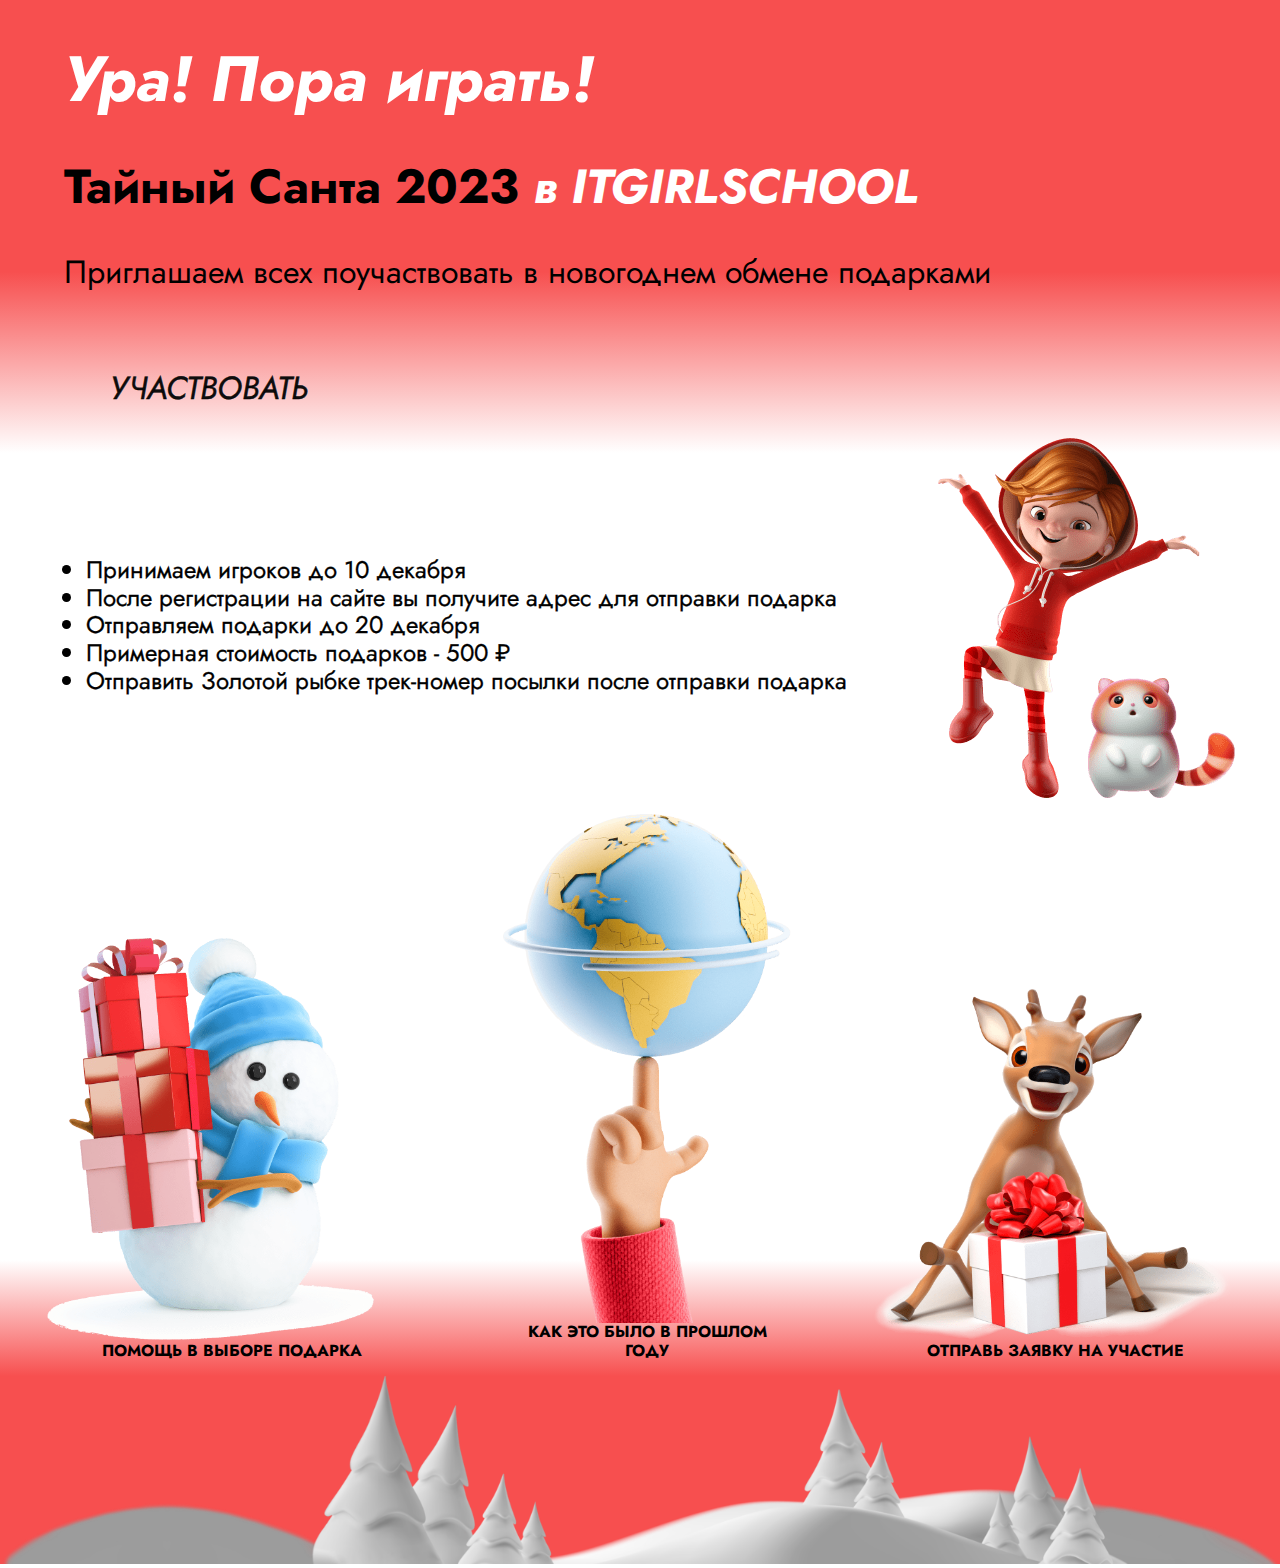
<file: index.html>
<!DOCTYPE html>
<html lang="en">
<meta charset="UTF-8">
<meta http-equiv="X-UA-Compatible" content="IE=edge">
<meta name="viewport" content="width=device-width, initial-scale=1.0">
<title>ITGITLS Secret Santa</title>
<link rel="shortcut icon" href="img\logo-it-girls-santa.png" type="image/png" />
<link rel="stylesheet" href="styles/normalize.css">
<link rel="stylesheet" href="styles/stylesmain.css">
<link
    href="https://fonts.googleapis.com/css2?family=Merriweather:wght@900&family=Roboto+Condensed:wght@300;700&display=swap"
    rel="stylesheet">
<link rel="preconnect" href="https://fonts.googleapis.com">
<link rel="preconnect" href="https://fonts.gstatic.com" crossorigin>
<link
    href="https://fonts.googleapis.com/css2?family=Jost:ital,wght@0,300;1,300&family=Playfair+Display:wght@500&display=swap"
    rel="stylesheet">
</head>


<body>
    <main class="ContainerMain">
        <div class="containerDitails">
            <img class="img_wight" src="img/olen.png" alt="fotodeer" />
            <div class="ContainerText">
                <h1 class="ContainerText__h1">Ура! Пора играть!</h1>
                <h2 class="ContainerText__h2"> Тайный Санта 2023 <span class="bolttext">в ITGIRLSCHOOL</span>
                </h2>
                <p class="ContainerText__p">Приглашаем всех поучаствовать в новогоднем обмене подарками</p>
                <a class="ContainerText__button" href="https://forms.gle/DmwQ8z3koGGVQ3CMA">участвовать</a>
            </div>
    </main>
    <section class="ContainerRuls">
        <ul class="ContainerRuls__text">
            <li>Принимаем игрoков до 10 декабря</li>
            <li>После регистрации на сайте вы получите адрес для отправки подарка</li>
            <li>Отправляем подарки до 20 декабря</li>
            <li>Примерная стоимость подарков - 500 &#8381</li>
            <li>Отправить Золотой рыбке трек-номер посылки после отправки подарка</li>
        </ul>
        <div class="ContainerRuls__img">
            <img class="img_girl" src="img/girlwithcat.png" alt="Girl">
        </div>
    </section>
    <section class="Allwrap">
        <div class="WrapAdd">
            <figure class="WrapAdd__Present">
                <a class="hrefcard" href="ideas-for-presents.html" alt="picture">
                    <img class="WrapAdd__Present_snowman" src="img/snoyman.png" alt="fotosnowman" />
                    <figcaption> помощь в выборе подарка</figcaption>
            </figure>
            </a>

            <figure class="WrapAdd__Hisrory">
                <a class="hrefcard" href="aliya-otzyvy.html " alt="picture">
                    <img class="WrapAdd__Hisrory_wirld" src="img/wirld.png" alt="fotoplanet" />
                    <figcaption> как это было в прошлом году</figcaption>
            </figure>
            </a>

            <figure class="WrapAdd__registration">
                <a class="hrefcard" href="https://forms.gle/DmwQ8z3koGGVQ3CMA" alt="picture">
                    <img class="WrapAdd__registration_deer" src="img/olentoo.png" alt="fotodeer" />
                    <figcaption> отправь заявку на участие</figcaption>
            </figure>
            </a>
        </div>
    </section>
    <img class="bottonFon" src="img/fon.png" alt="fon">
</body>

</html>
</file>
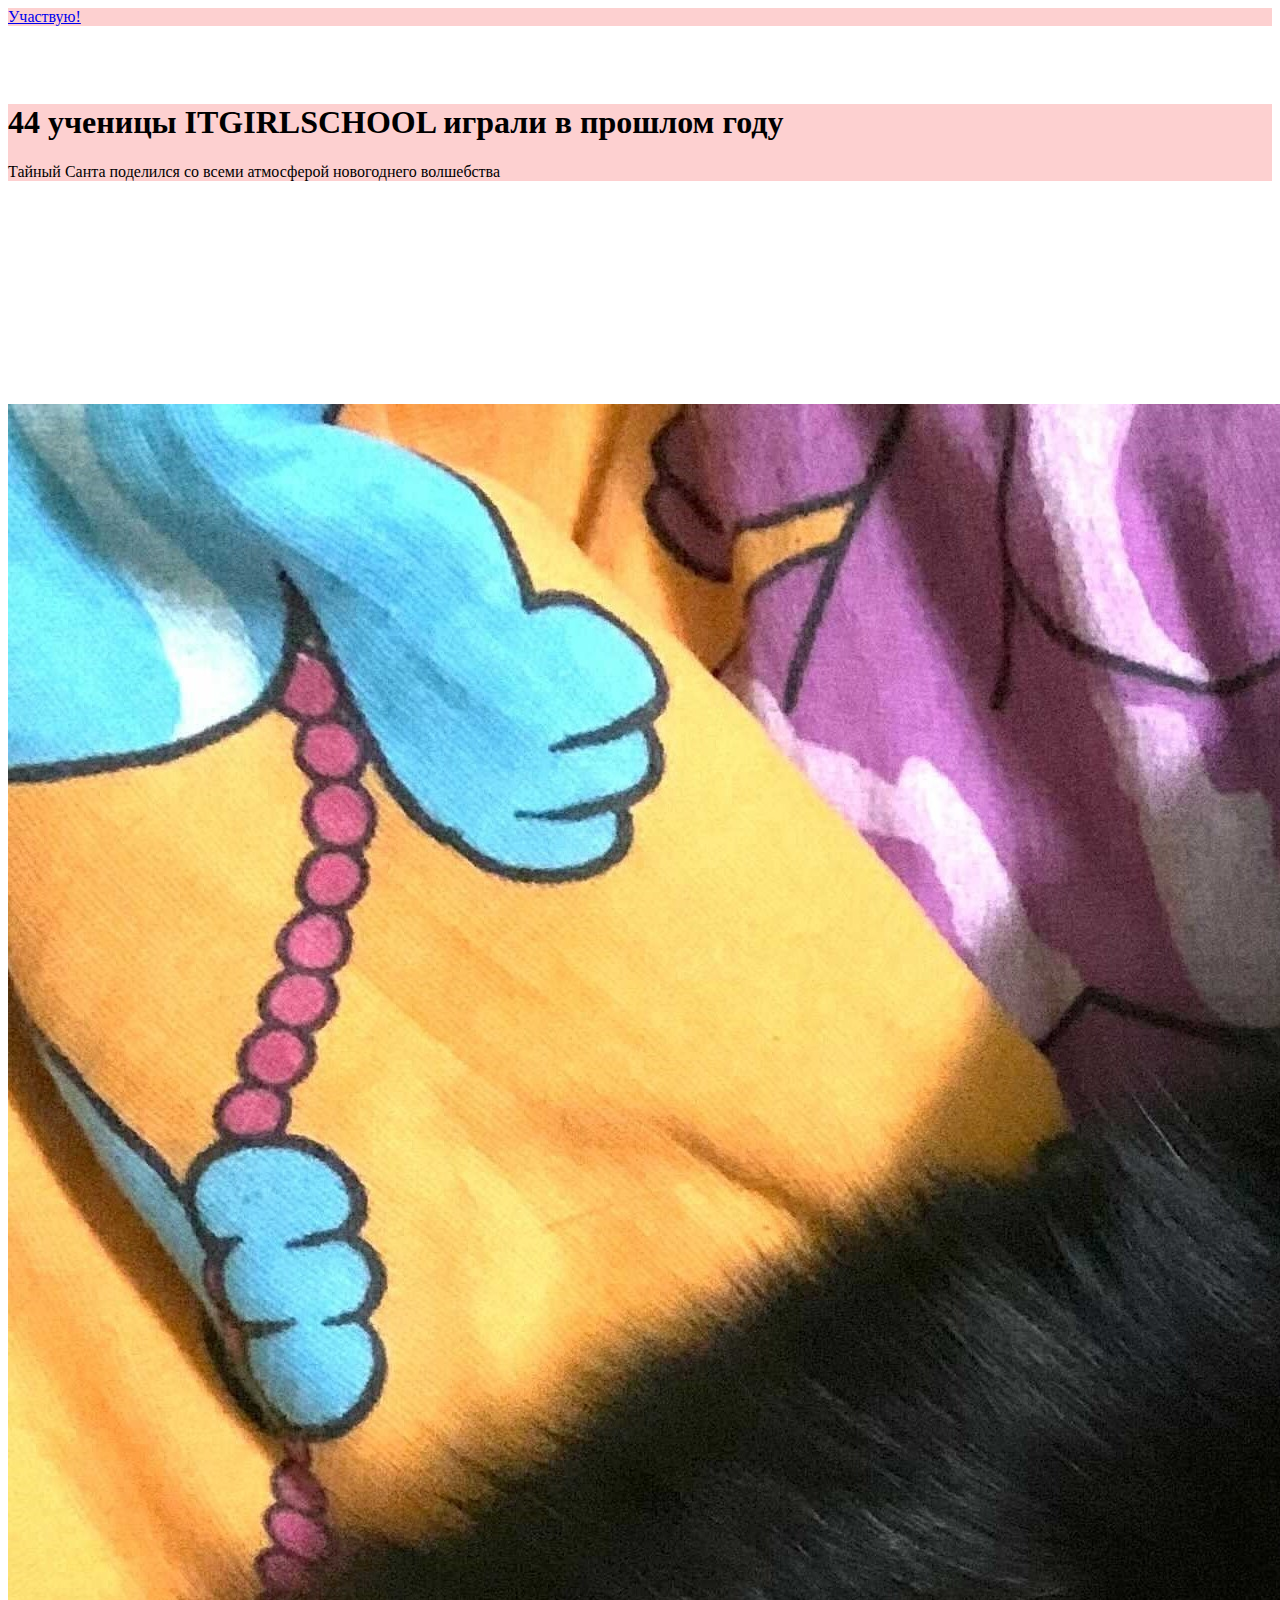
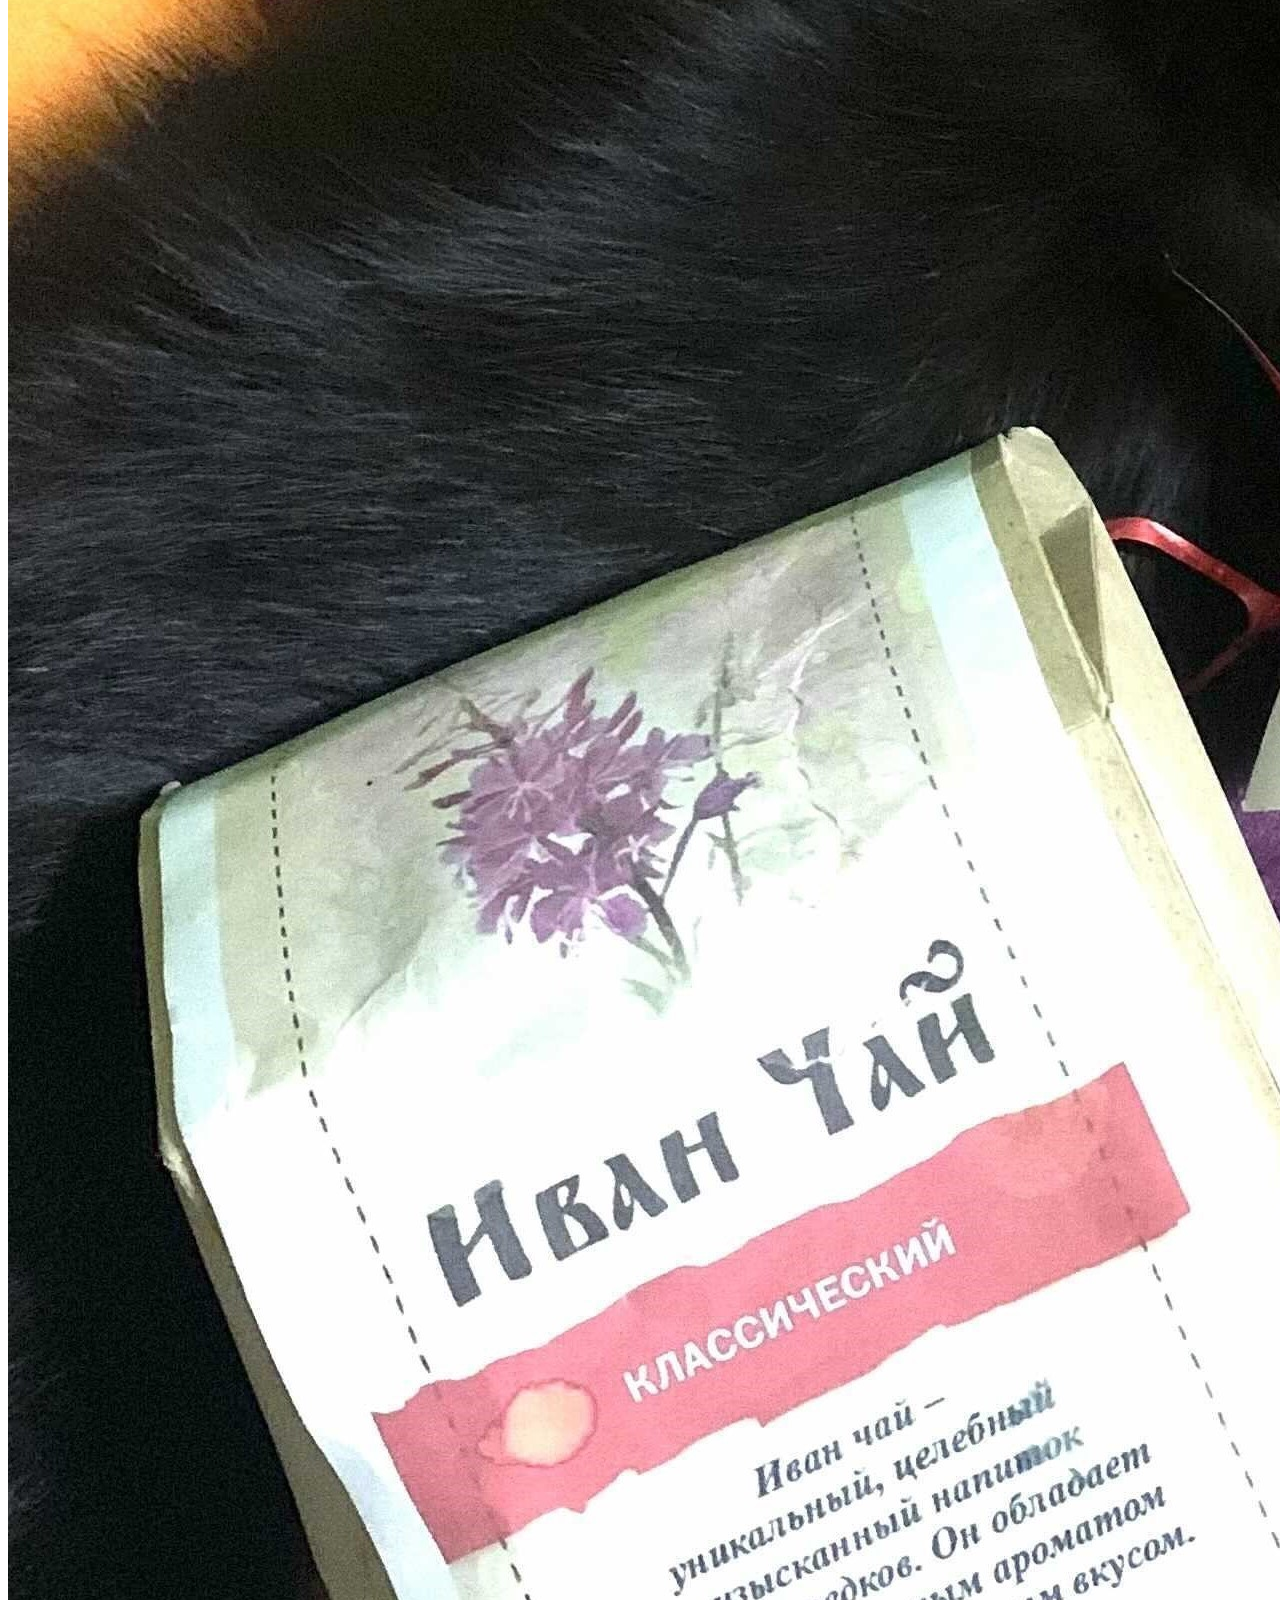
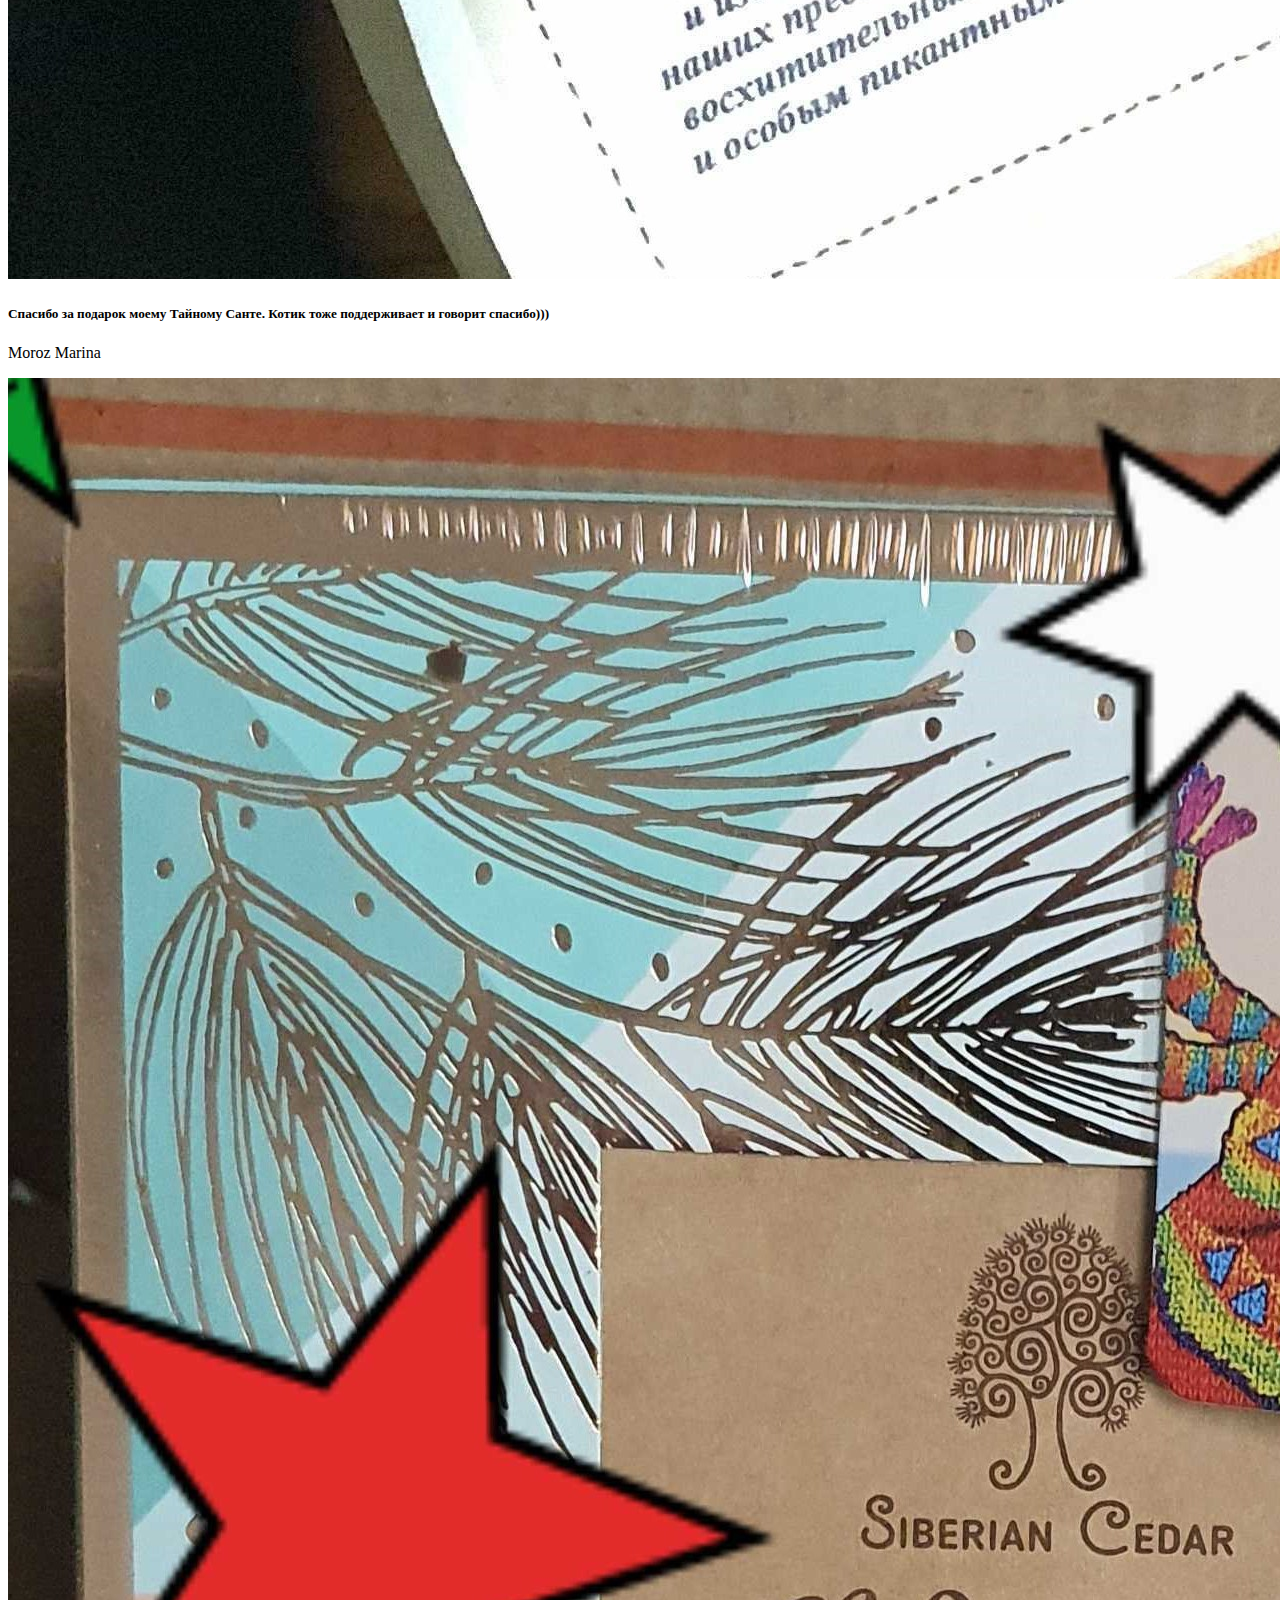
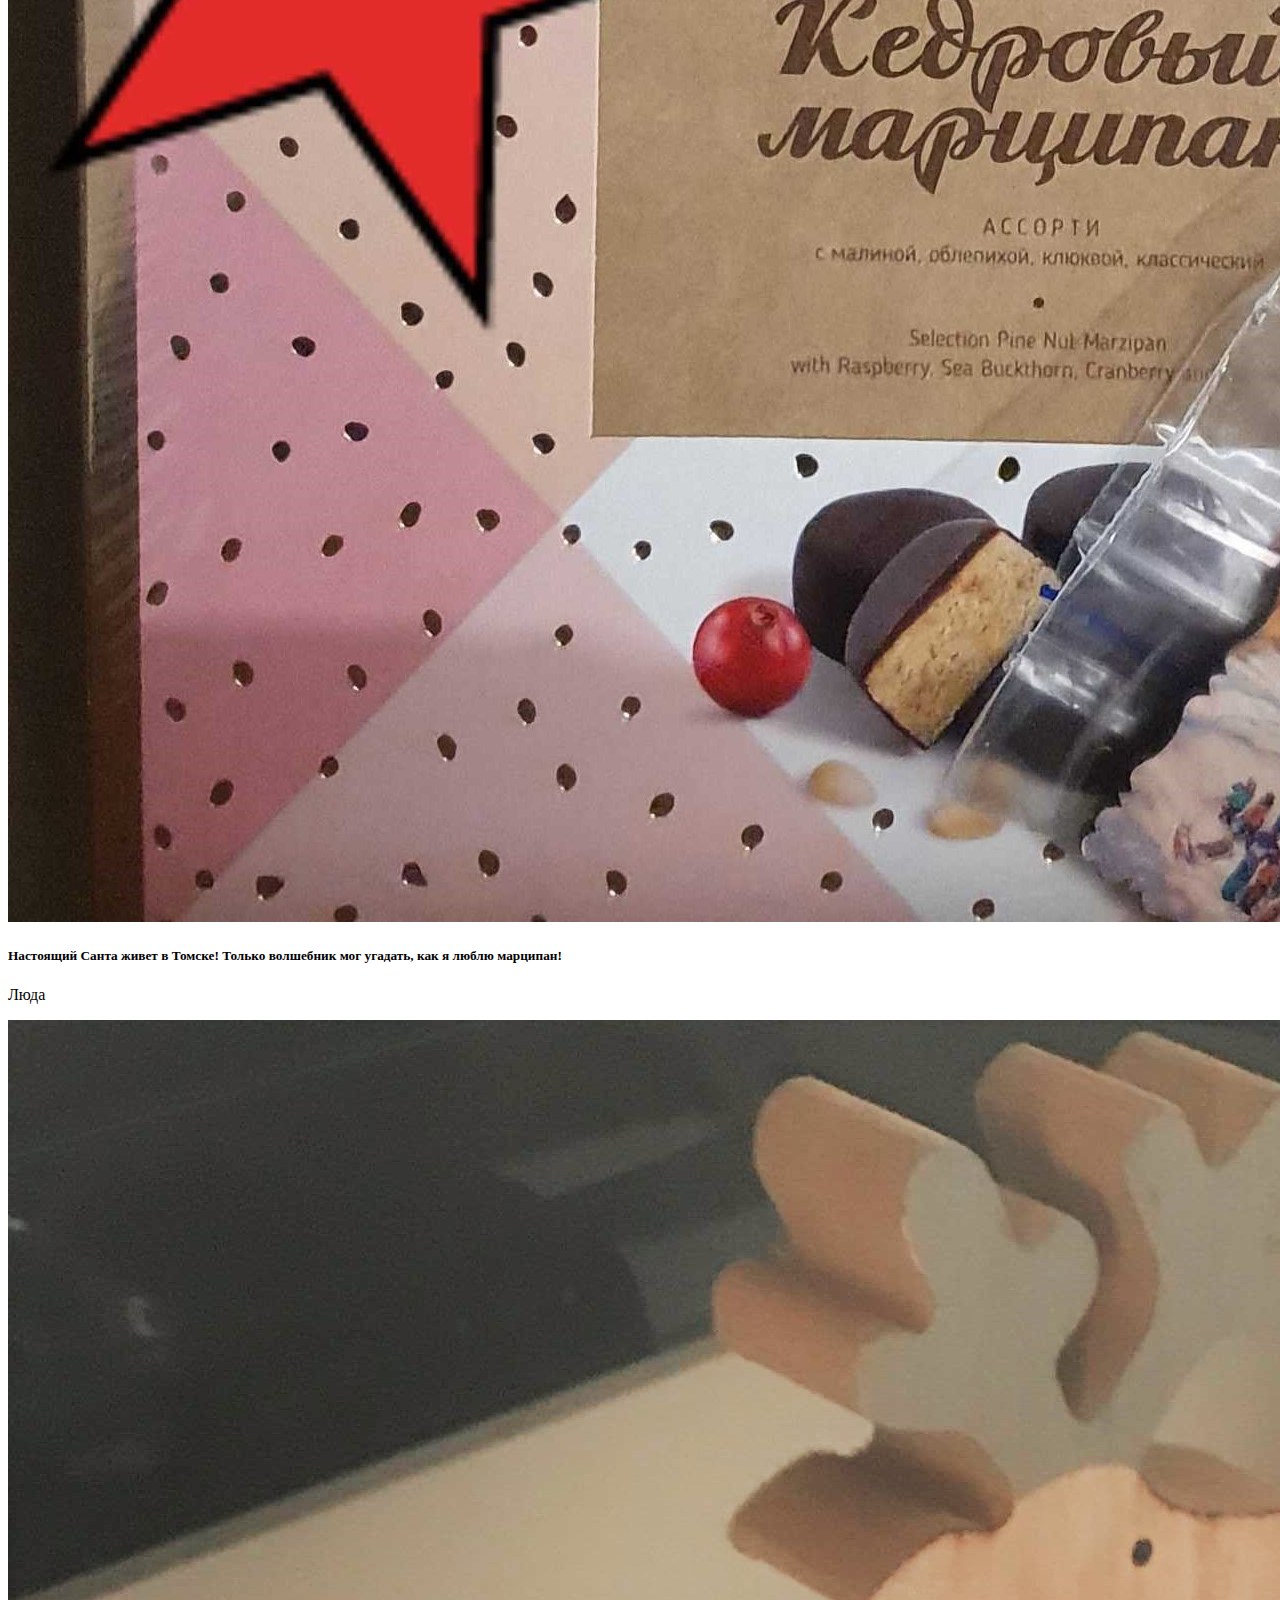
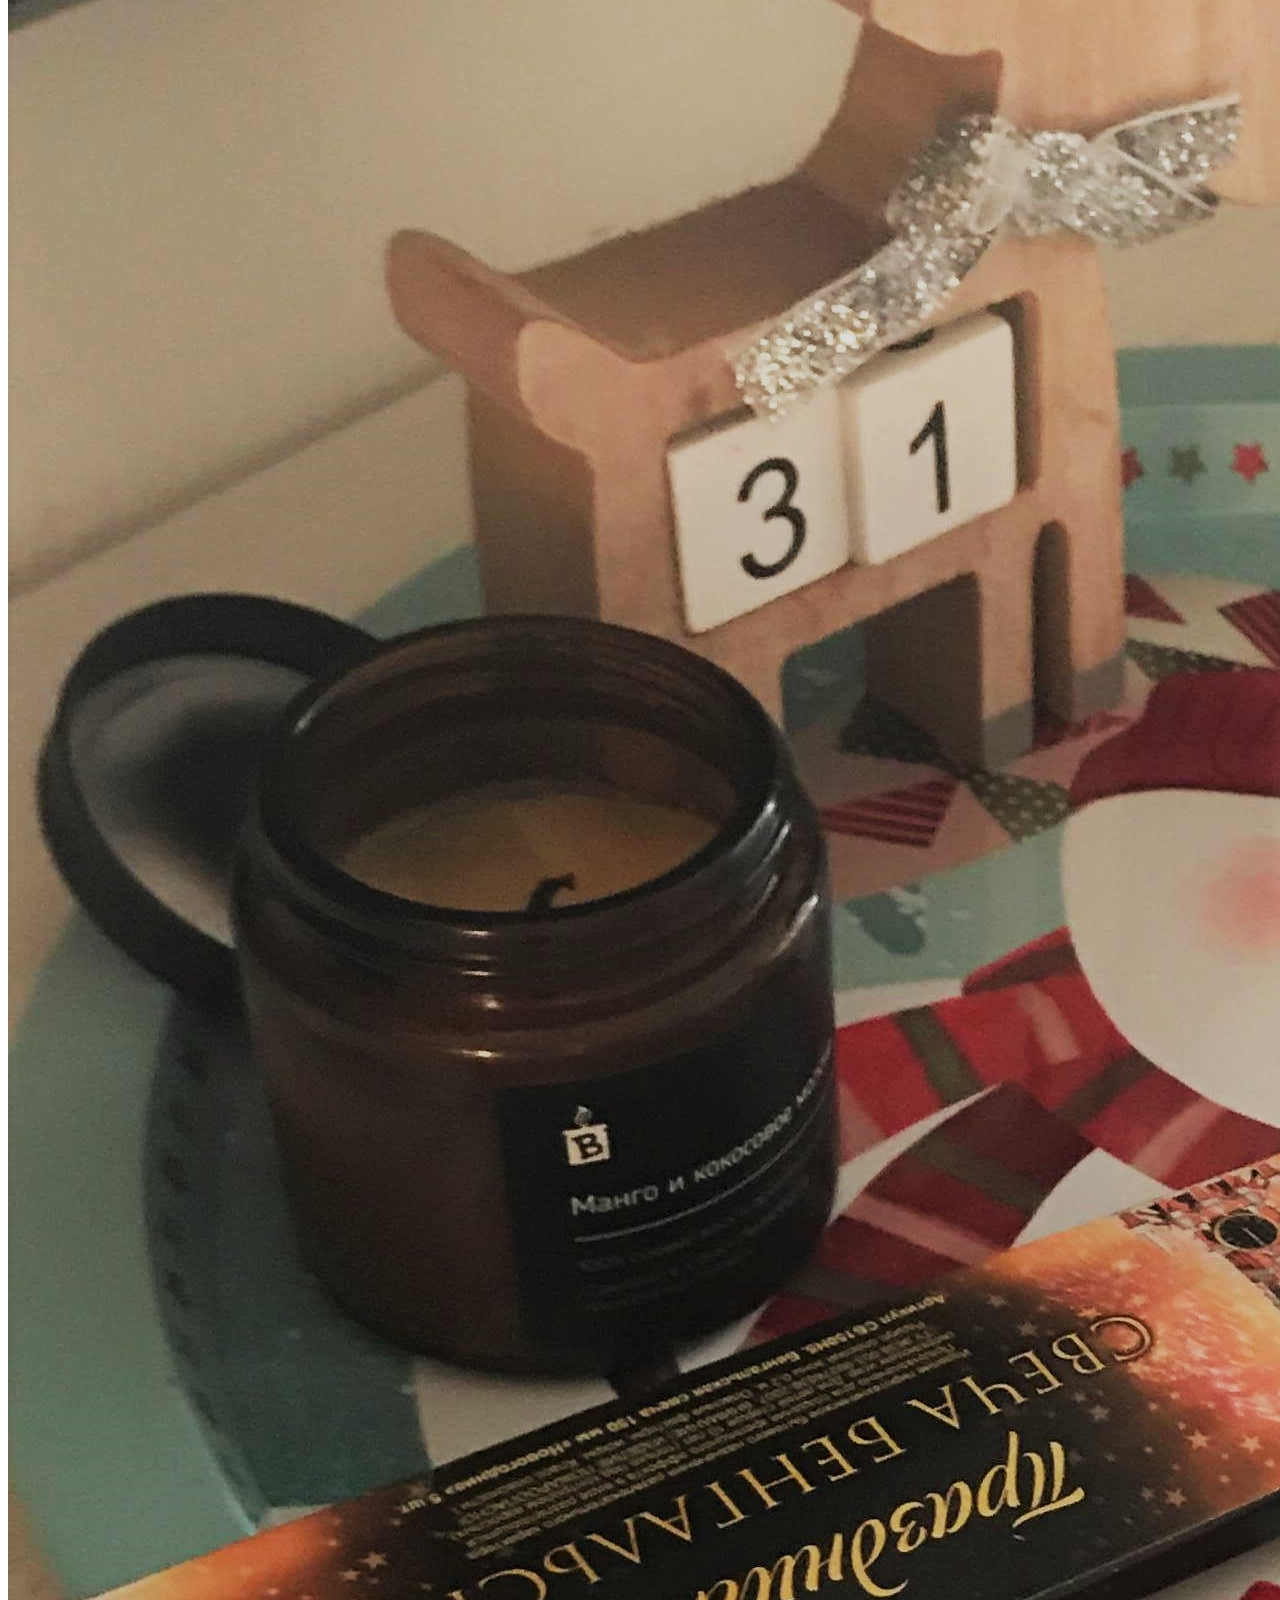
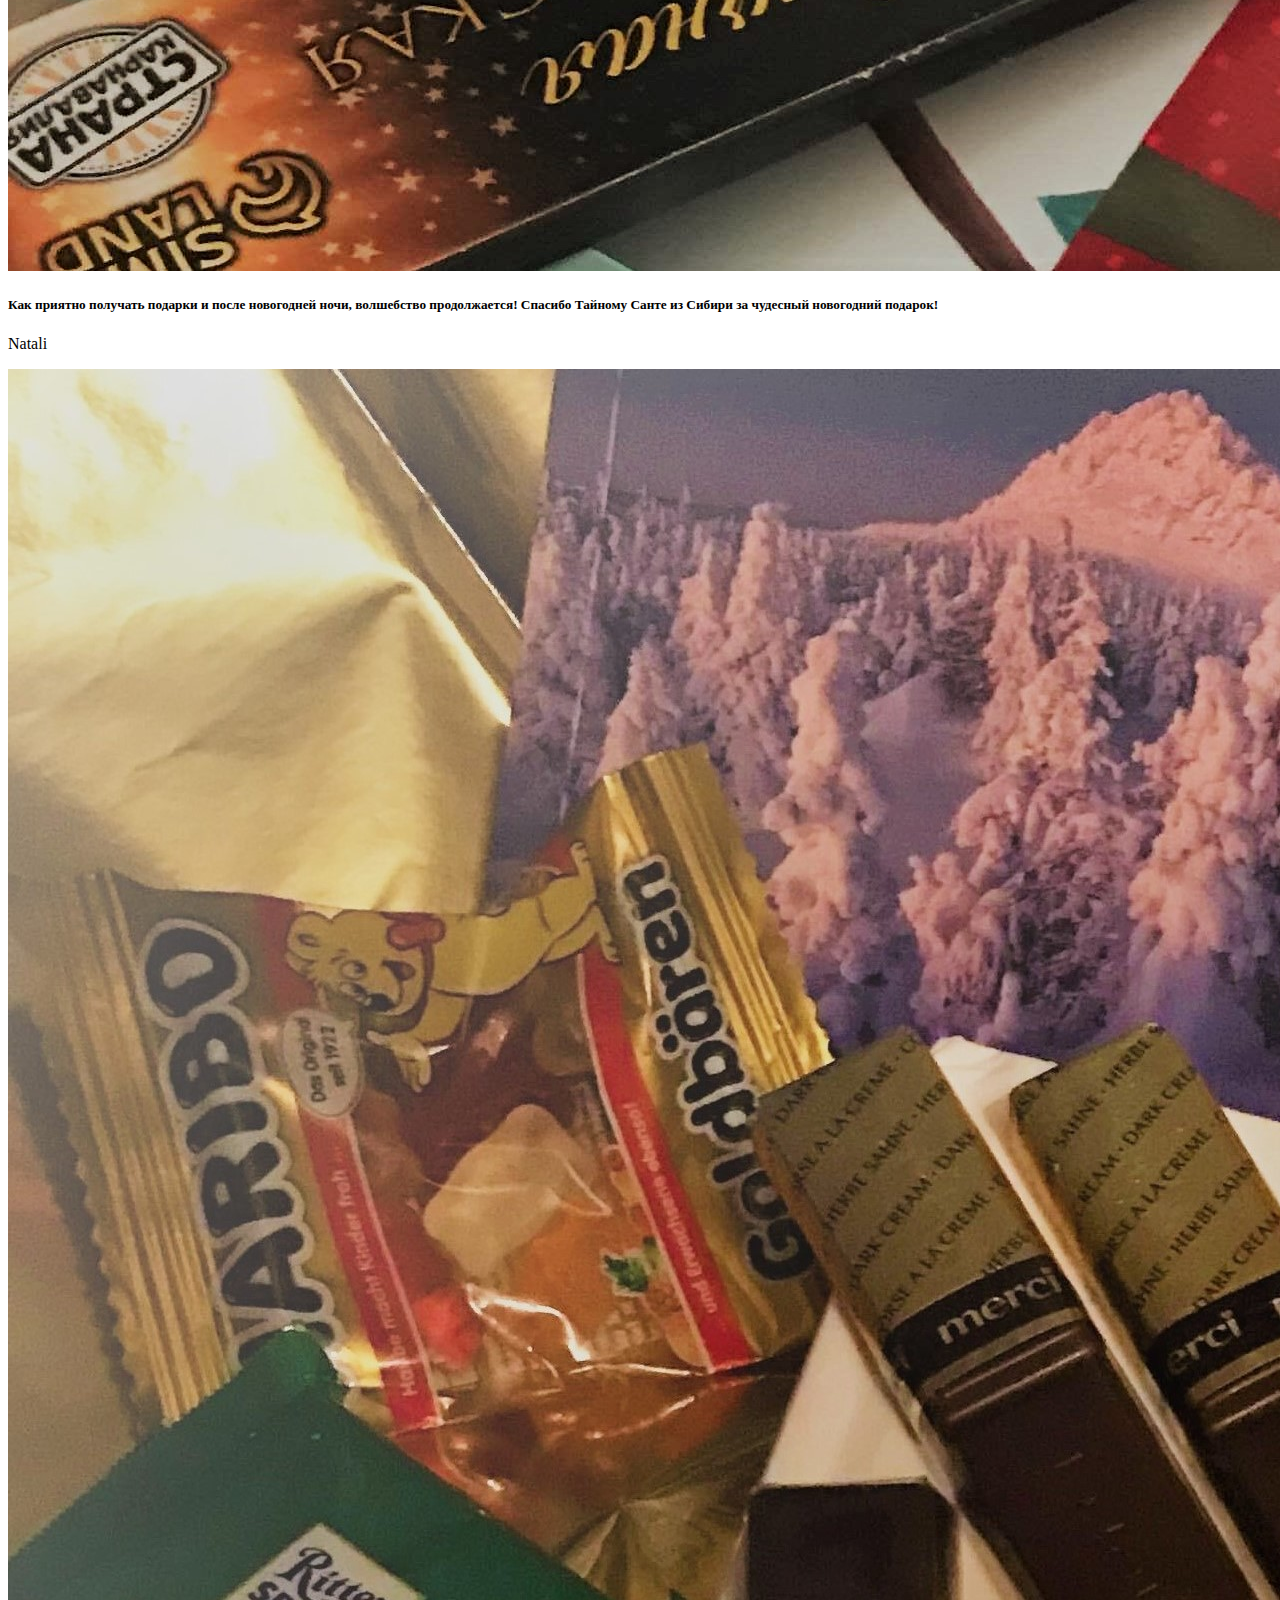
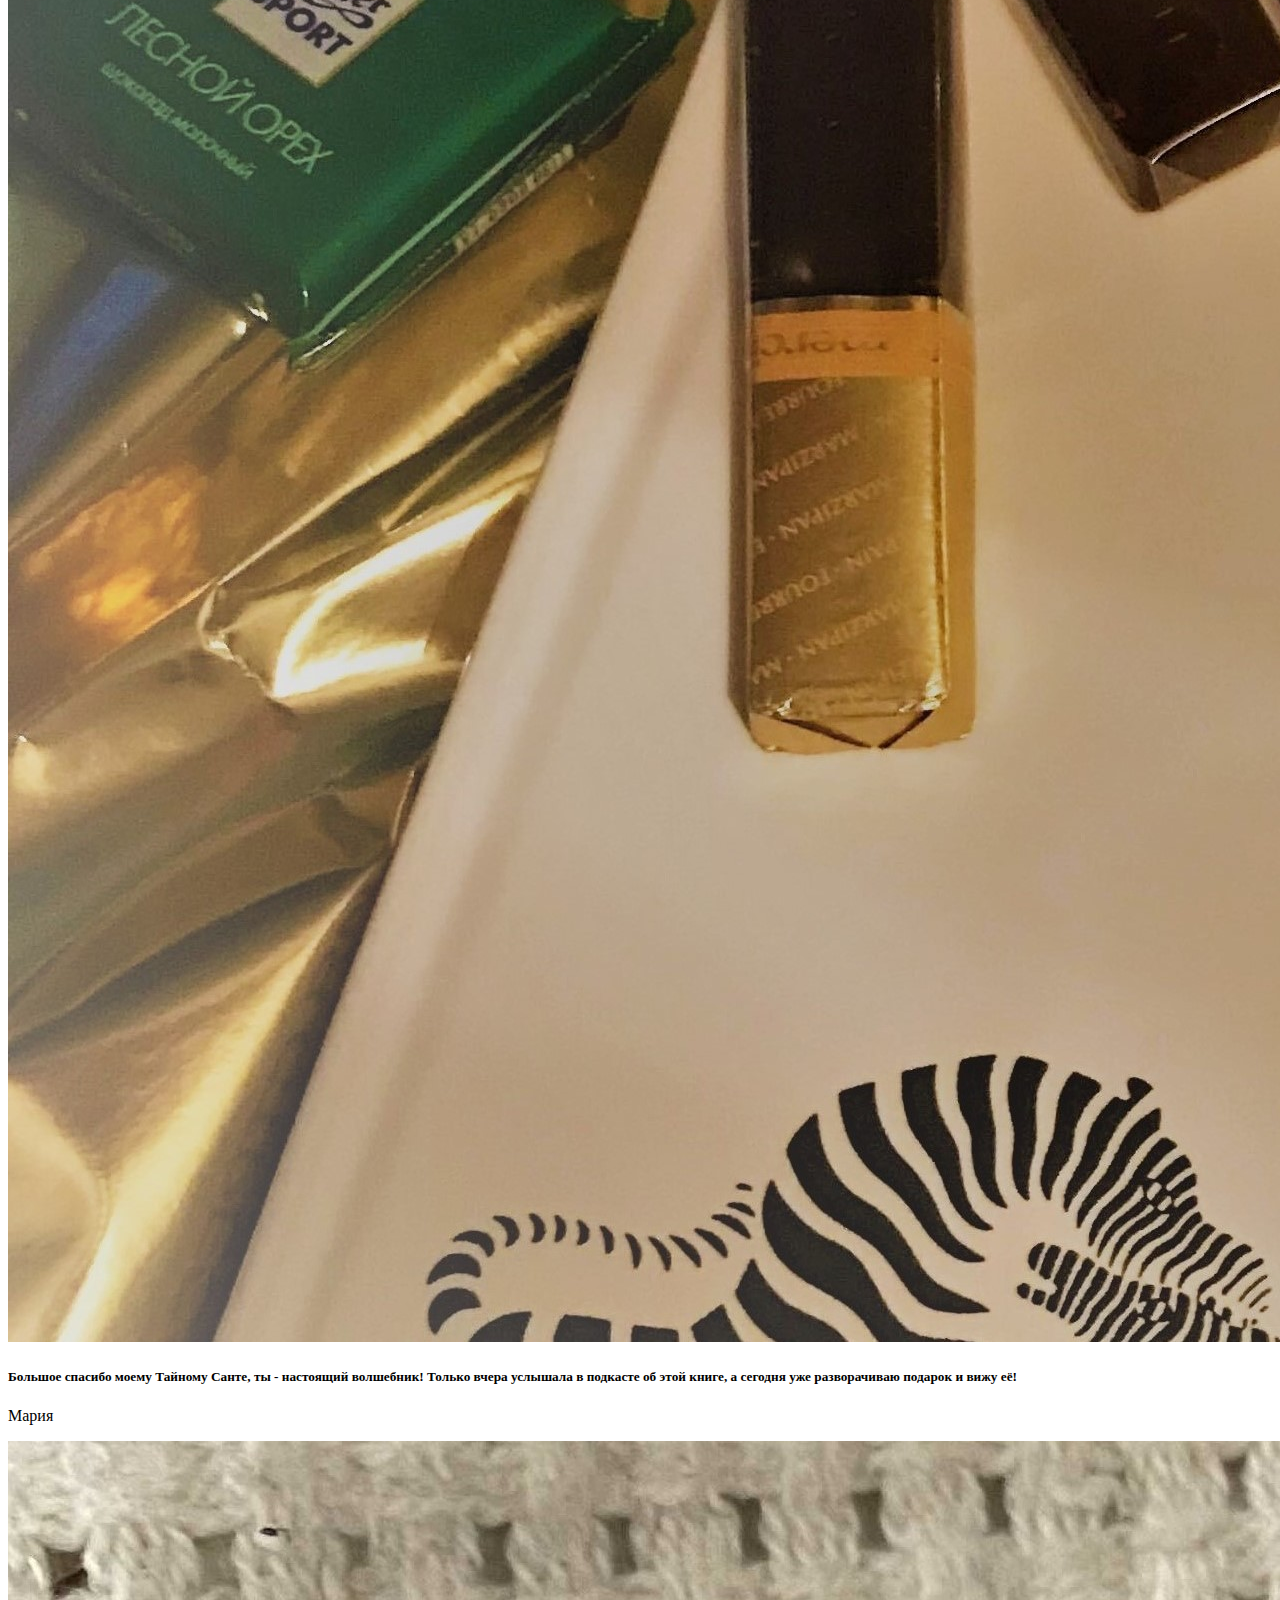
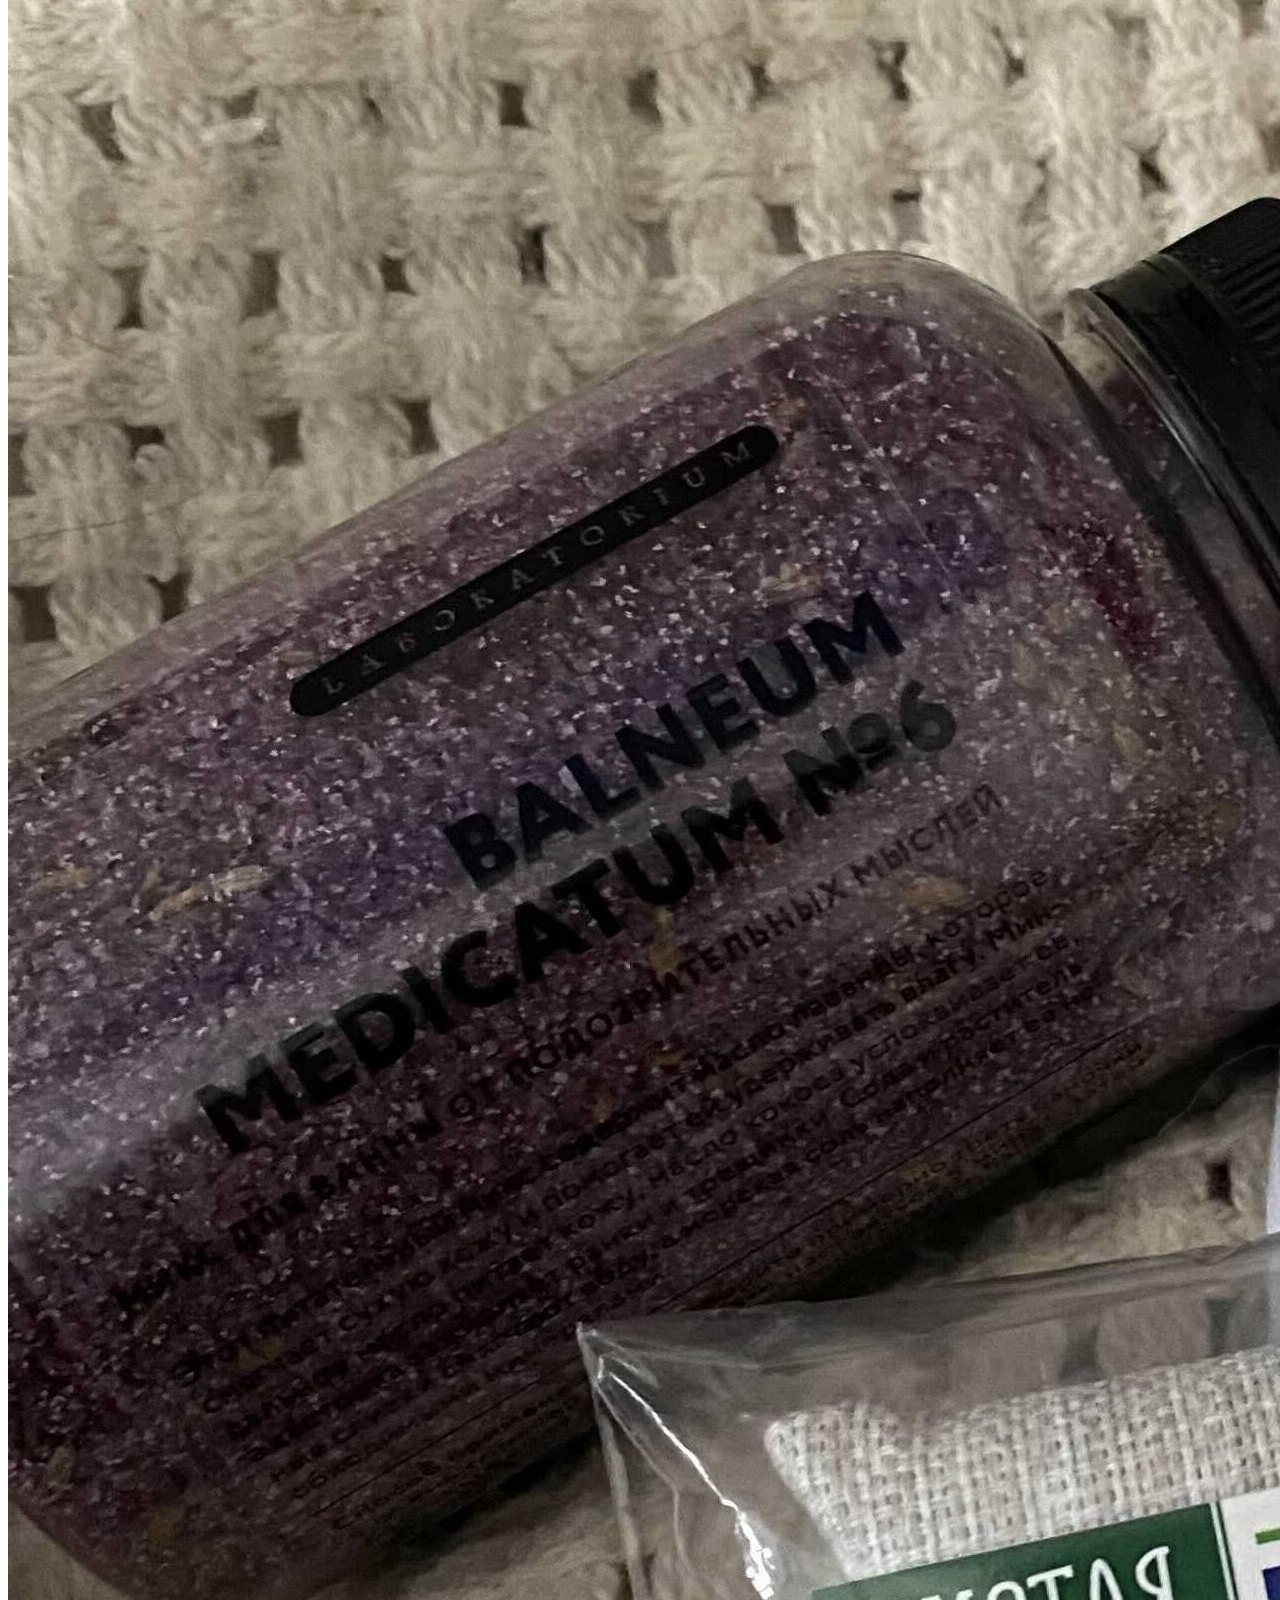
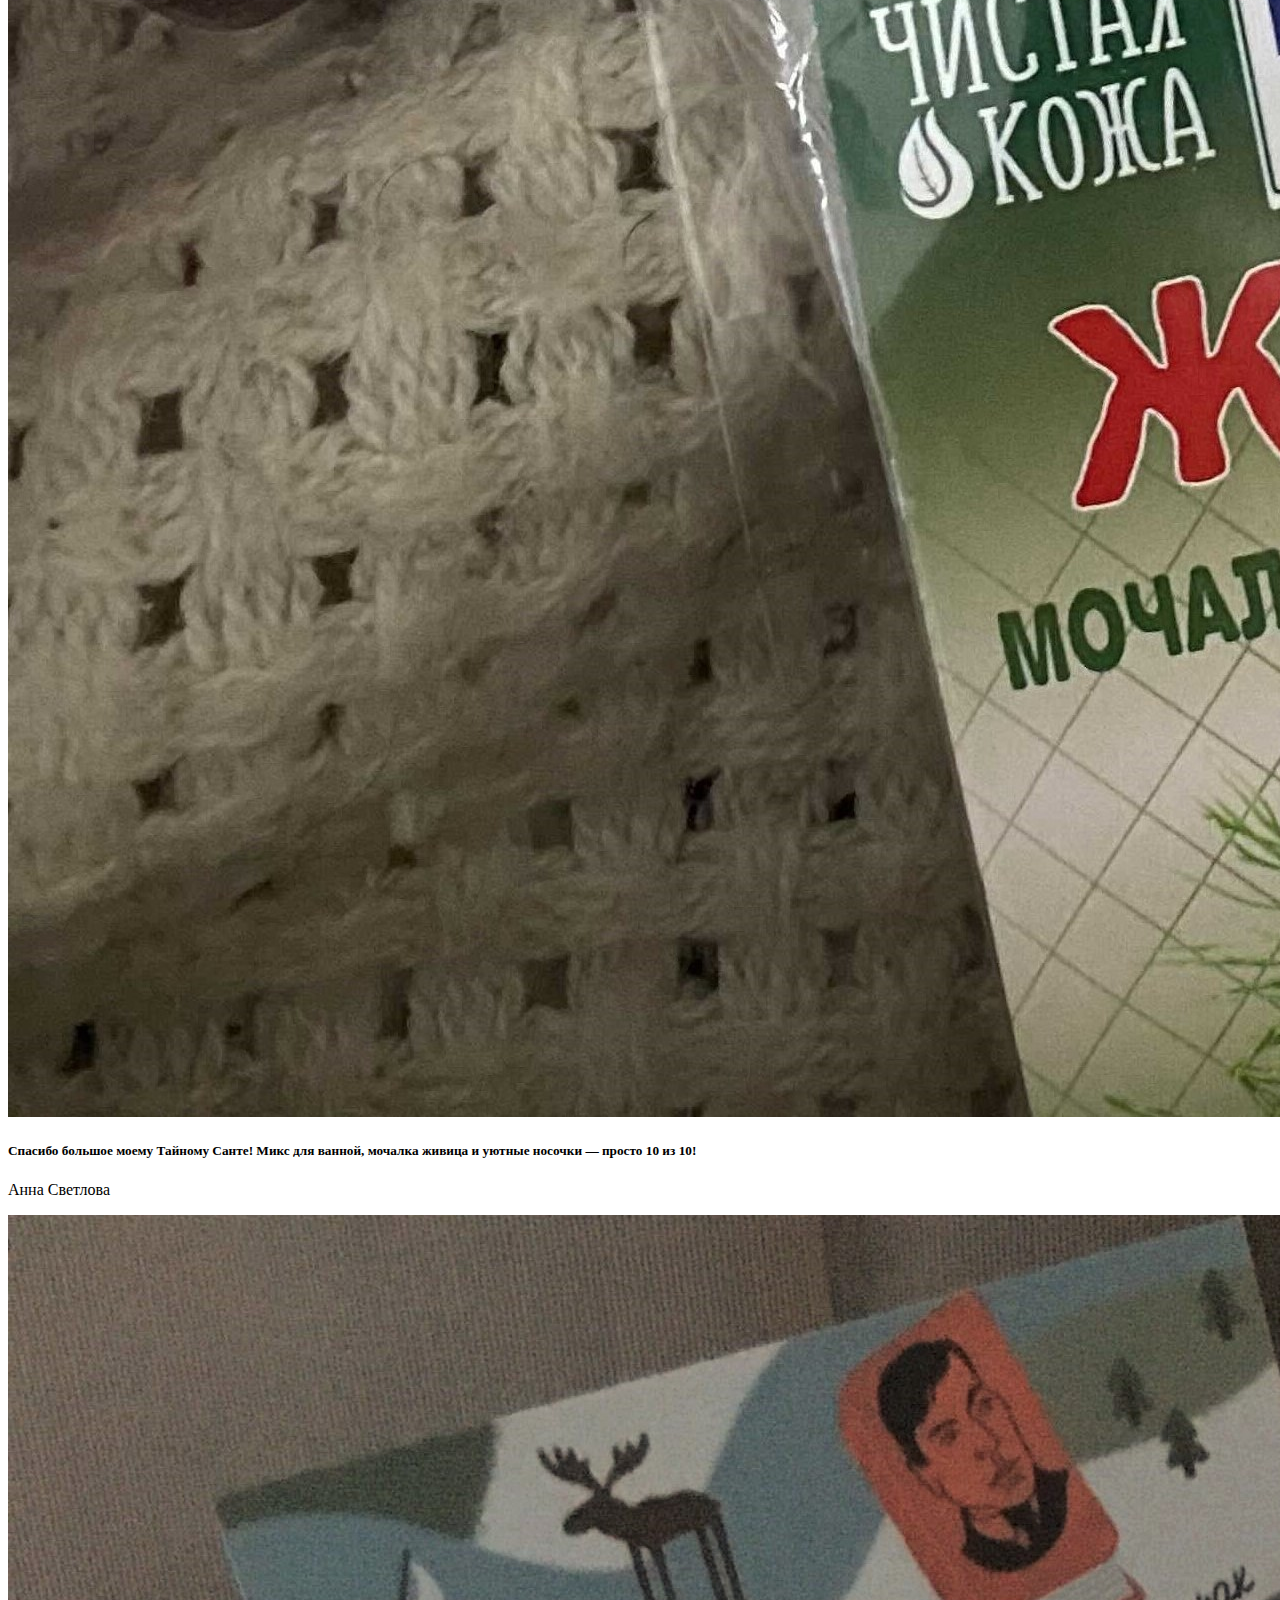
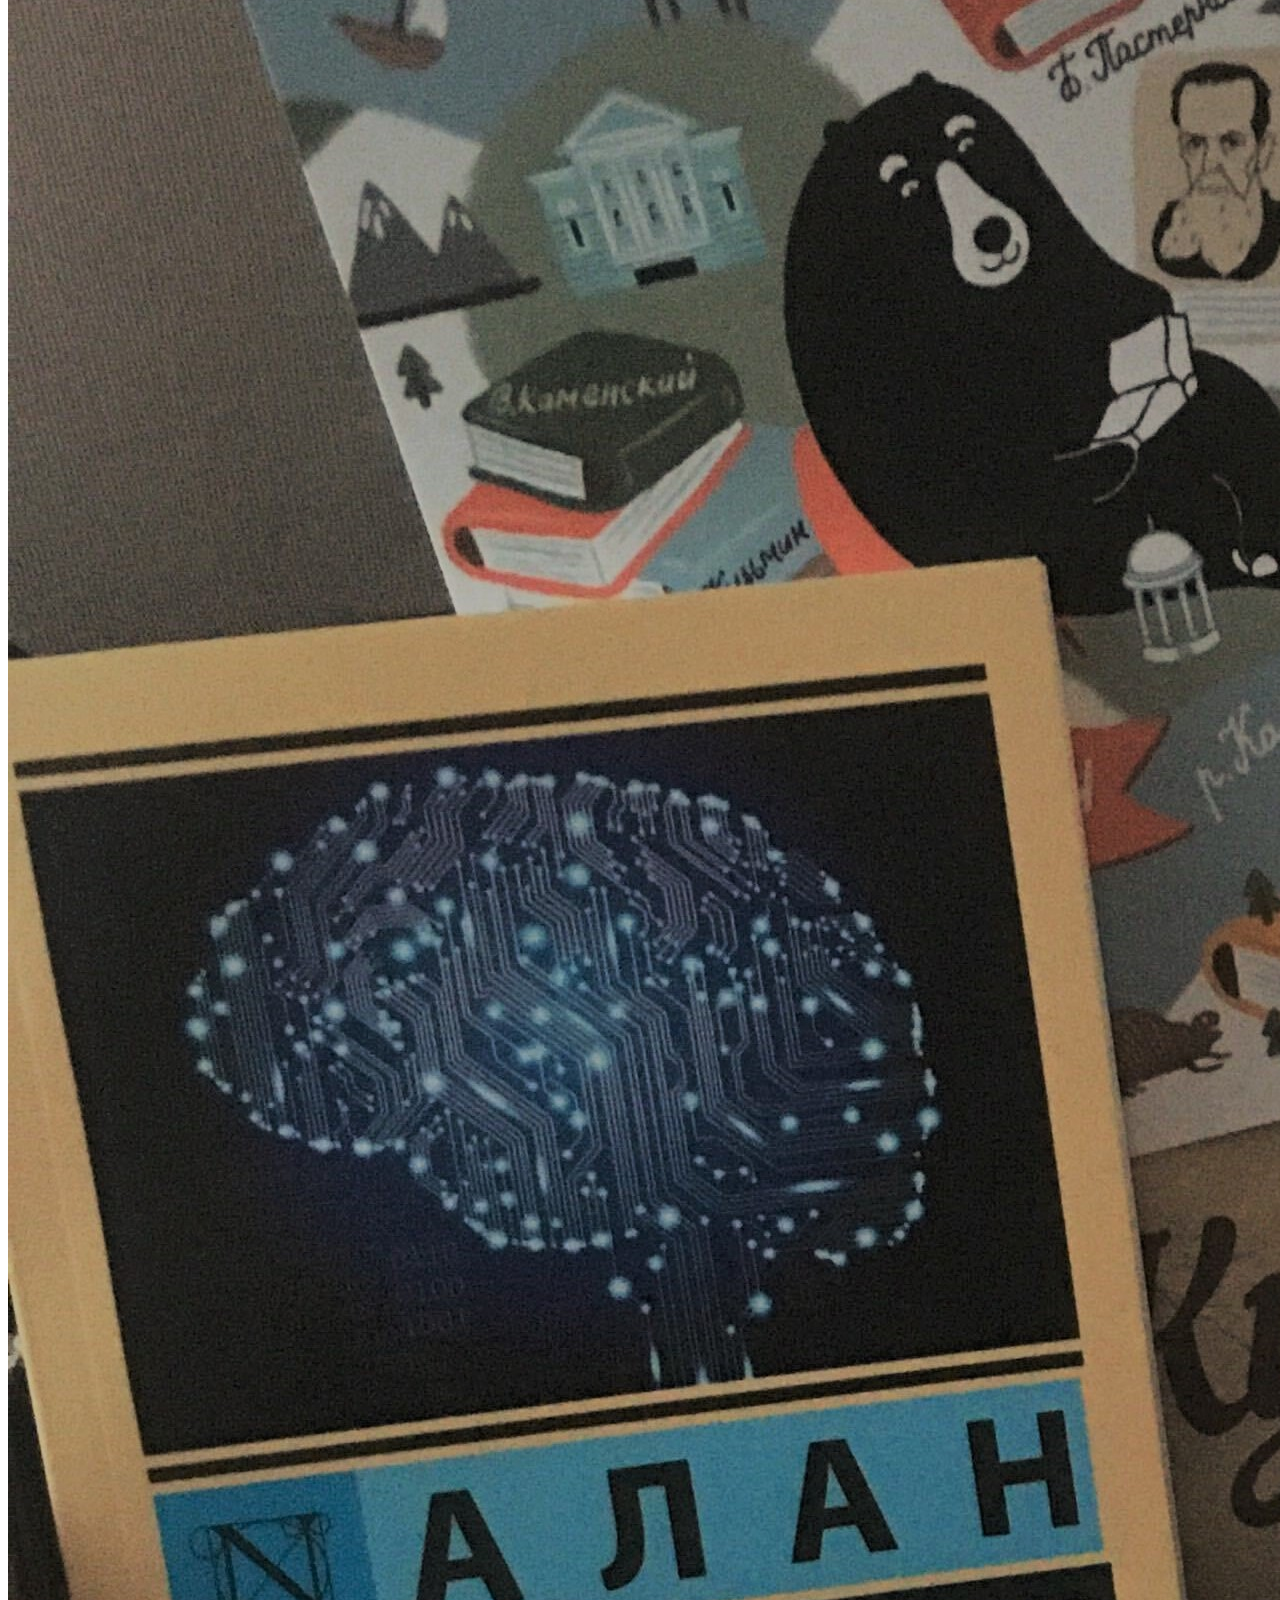
<file: aliya-otzyvy.html>
<!DOCTYPE html>
<html lang="en">
  <head>
    <meta charset="UTF-8">
    <meta http-equiv="X-UA-Compatible" content="IE=edge">
    <meta name="viewport" content="width=device-width, initial-scale=1, shrink-to-fit=no">
    <title>Как это было в прошлом году</title>
    <link rel="stylesheet" href="https://cdn.jsdelivr.net/npm/bootstrap@4.5.3/dist/css/bootstrap.min.css"
      integrity="sha384-TX8t27EcRE3e/ihU7zmQxVncDAy5uIKz4rEkgIXeMed4M0jlfIDPvg6uqKI2xXr2" crossorigin="anonymous">
      <link rel="shortcut icon" href="img/logo-it-girls-santa.png" type="image/png">
  </head>

  <body>
    
    <main>
      <!-- карточки с отзывами и подарками -2021 -->

      <div class="container mb-0" style="height: 75px">
        <div class="card">
          <div class="card text-center">
            <div class="card-body" style="background-color: #f74f4f44">
              <a href="https://forms.gle/DmwQ8z3koGGVQ3CMA" class="btn btn-danger" style="font-family: Jost, Playfair Display">Участвую!</a>
            </div>
          </div>
        </div>
      </div>
      <div class="container mt-0" style="height: 300px">
        <div class="card">
          <div class="card text-center">
            <div class="card-body" style="background-color: #f74f4f44">
              <h1 class="card-title">
                44 ученицы ITGIRLSCHOOL играли в
                прошлом году
              </h1>
              <p class="card-text">
                Тайный Санта поделился со всеми атмосферой новогоднего
                волшебства
              </p>
            </div>
          </div>
        </div>
      </div>

      <div class="container">
        <div class="row">
          <div class="col-sm-6">
            <div class="card-deck">
              <div class="card w-100 text-center p-3 mb-3">
                <img
                  class="card-img-top"
                  src="img/gift-moroz-marina-modified.jpg" alt="Gift and cat">
                <div class="card-body">
                  <h5 class="card-title">
                    Спасибо за подарок моему Тайному Санте. Котик тоже
                    поддерживает и говорит спасибо)))
                  </h5>
                  <p class="card-text">Moroz Marina</p>
                </div>
              </div>
            </div>
          </div>

          <div class="col-sm-6">
            <div class="card-deck">
              <div class="card w-100 text-center p-3 mb-3">
                <img class="card-img-top" src="img/gift-lyuda.jpg" alt="Gift-marzipan">
                <div class="card-body">
                  <h5 class="card-title">
                    Настоящий Санта живет в Томске! Только волшебник мог
                    угадать, как я люблю марципан!
                  </h5>
                  <p class="card-text">Люда</p>
                </div>
              </div>
            </div>
          </div>

          <div class="row">
            <div class="col-sm-6">
              <div class="card-deck">
                <div class="card w-100 text-center p-3 mb-3">
                  <img class="card-img-top" src="img/gift-natali.jpg" alt="Gift-tray">
                  <div class="card-body">
                    <h5 class="card-title">
                      Как приятно получать подарки и после новогодней ночи,
                      волшебство продолжается! Спасибо Тайному Санте из Сибири
                      за чудесный новогодний подарок!
                    </h5>
                    <p class="card-text">Natali</p>
                  </div>
                </div>
              </div>
            </div>
            <div class="col-sm-6">
              <div class="card-deck">
                <div class="card w-100 text-center p-3 mb-3">
                  <img class="card-img-top" src="img/gift-mariya-modified.jpg" alt="Gift-book">
                  <div class="card-body">
                    <h5 class="card-title">
                      Большое спасибо моему Тайному Санте, ты - настоящий
                      волшебник! Только вчера услышала в подкасте об этой книге,
                      а сегодня уже разворачиваю подарок и вижу её!
                    </h5>
                    <p class="card-text">Мария</p>
                  </div>
                </div>
              </div>
            </div>
          </div>

          <div class="row">
            <div class="col-sm-6">
              <div class="card-deck">
                <div class="card w-100 text-center p-3 mb-3">
                  <img class="card-img-top" src="img/gift-anna-svetlova-modified.jpg" alt="Gift-bath mix">
                  <div class="card-body">
                    <h5 class="card-title">
                      Спасибо большое моему Тайному Санте! Микс для ванной,
                      мочалка живица и уютные носочки — просто 10 из 10!
                    </h5>
                    <p class="card-text">Анна Светлова</p>
                  </div>
                </div>
              </div>
            </div>

            <div class="col-sm-6">
              <div class="card-deck">
                <div class="card w-100 text-center p-3 mb-3">
                  <img class="card-img-top" src="img/gift-nastya-tarasova.jpg" alt="Gift - books and chocolate">
                  <div class="card-body">
                    <h5 class="card-title">
                      Спасибо огромное Тайному Санте! Предновогоднее настроение
                      почувствовала именно сейчас, с получения этого подарка)
                    </h5>
                    <p class="card-text">Nastya Tarasova</p>
                  </div>
                </div>
              </div>
            </div>
          </div>
        </div>
      </div>

      <!-- Карусель -->

      <div class="container">
        <div id="carouselExampleIndicators" class="carousel slide" data-ride="carousel">
          <ol class="carousel-indicators">
            <li data-target="#carouselExampleIndicators" data-slide-to="0" class="active"></li>
            <li data-target="#carouselExampleIndicators" data-slide-to="1"></li>
            <li data-target="#carouselExampleIndicators" data-slide-to="2"></li>
          </ol>
          <div class="carousel-inner">
            <div class="carousel-item active">
              <img class="d-block w-100" src="img/gift-elena-samdanova.png" alt="Gift-Woody Allen art magazine">
              <div class="carousel-caption d-none d-md-block bg-success text-white p-1">
                <h3>
                  Спасибо моему Тайному Санте! Очень приятный и крутой подарок!
                  C наступающим Новым Годом!
                </h3>
                <p>Елена Самданова</p>
              </div>
            </div>
            <div class="carousel-item">
              <img class="d-block w-100" src="img/gift-aleksandra.jpg" alt="Gift-Stationery and socks">
              <div class="carousel-caption d-none d-md-block bg-success text-white p-1">
                <h3>
                  Было очень приятно получить подарок от Тайного Санты! Я
                  испытала детский восторг от распаковки посылки, спасибо
                  большое!
                </h3>
                <p>Александра</p>
              </div>
            </div>
            <div class="carousel-item">
              <img class="d-block w-100" src="img/gift-kate-modified.jpg" alt="Gift-Stationery and chocolate">
              <div class="carousel-caption d-none d-md-block bg-success text-white p-1">
                <h3>
                  Так приятно, когда понимаешь, что человек на другом конце
                  страны собрал и отправил тебе такой замечательный подарок)
                  Спасибо большое школе за за то, что объединили нас!
                </h3>
                <p>Kate</p>
              </div>
            </div>
          </div>
          <a class="carousel-control-prev" href="#carouselExampleIndicators" role="button" data-slide="prev">
            <span class="carousel-control-prev-icon" aria-hidden="true"></span>
            <span class="sr-only">Previous</span></a>
          <a class="carousel-control-next" href="#carouselExampleIndicators" role="button" data-slide="next">
            <span class="carousel-control-next-icon" aria-hidden="true"></span>
            <span class="sr-only">Next</span></a>
        </div>
      </div>
    </main>

   <script src="https://code.jquery.com/jquery-3.5.1.slim.min.js"
      integrity="sha384-DfXdz2htPH0lsSSs5nCTpuj/zy4C+OGpamoFVy38MVBnE+IbbVYUew+OrCXaRkfj"
      crossorigin="anonymous"></script>
    <script src="https://cdn.jsdelivr.net/npm/bootstrap@4.5.3/dist/js/bootstrap.bundle.min.js"
      integrity="sha384-ho+j7jyWK8fNQe+A12Hb8AhRq26LrZ/JpcUGGOn+Y7RsweNrtN/tE3MoK7ZeZDyx"
      crossorigin="anonymous"></script>
  </body>
</html>
</file>
<file: styles/stylesmain.css>
body {
    width: 100vw;
    height: 100vh;
}

.ContainerMain {
    align-items: center;
    background: linear-gradient(#f74f4f 70%, white);
    font-family: 'Jost', 'Playfair Display';
    text-decoration: double;
}


.ContainerText__h1 {
    color: white;
    font-style: oblique;
}

.bolttext {
    color: white;
    font-style: oblique;
}


.Allwrap {
    display: flex;
    align-items: flex-end;
    flex-wrap: wrap;
}

.WrapAdd img {
    max-width: 100%;
}

.WrapAdd {
    text-align: center;
    font-family: 'Jost', 'Playfair Display';
}

.img_wight {
    max-width: 50%;
}

.img_girl {
    max-width: 80%;
}

.Allwrap {
    background: linear-gradient(white 80%, #f74f4f);
    width: 100vw;

}

.bottonFon {
    width: 100vw;
    background-color: #f74f4f;
}

.ContainerRuls {
    display: flex;
    width: 100vw;
    flex-direction: column-reverse;
    align-items: center;
    justify-content: space-around;
}

.ContainerRuls__img {
    display: flex;
    justify-content: end;
}

.ContainerRuls__text {
    font-family: 'Jost', 'Playfair Display';
    font-size: 1.5rem;
    -webkit-text-stroke: 0.3px black;
}

figcaption {
    font-family: 'Jost', 'Playfair Display';

}

.hrefcard {
    display: flex;
    flex-direction: column;
    text-decoration: none;
    font-size: 1rem;
    color: black;
    font-weight: bold;
    text-transform: uppercase;
    font-family: 'Roboto', Тahoma, sans-serif;
    transition: box-shadow 0.3s, transform 0.3s;
    cursor: pointer;
}

a:hover,
a:active,
a:focus {
    transform: translateY(-4px);
    box-shadow: 0 4px 12px rgba(0, 0, 0, 0.2), 0 16px 20px rgba(0, 0, 0, 0.2);
    color: #f74f4f;
}

.ContainerText__button {
    font-size: 2rem;
    transition: box-shadow 0.3s, transform 0.3s;
    cursor: pointer;
    text-transform: uppercase;
    text-decoration: none;
    padding: 5%;
    gap: 1;
    color: rgb(14, 13, 13);
    display: flex;
    max-width: min-content;
    font-style: oblique;
    -webkit-text-stroke: 0.4px black;


}

.ContainerText__button:hover {
    color: rgb(245, 240, 240);
}


@media screen and (min-width:768px) {
    .ContainerMain {
        background: linear-gradient(#f74f4f 60%, rgb(255, 255, 255));
        font-family: 'Jost', 'Playfair Display';
        display: flex;
        min-height: 50vh;
    }

    .img_wight {
        display: none;
    }

    .ContainerRuls {
        display: flex;
        width: 100vw;
        flex-direction: row;
        align-items: center;
        justify-content: space-around;

    }

    .img_girl {
        max-width: 100%;
        margin-top: -5%;
    }

    .WrapAdd {
        display: flex;
        align-items: flex-end;
        font-family: 'Jost', 'Playfair Display';
    }

    .ContainerText {
        font-size: 2rem;
        align-content: flex-end;
    }

    .containerDitails {
        padding-left: 5%;
    }


    .bottonFon {
        width: 100vw;
        background-color: #f74f4f;
    }
}
</file>
